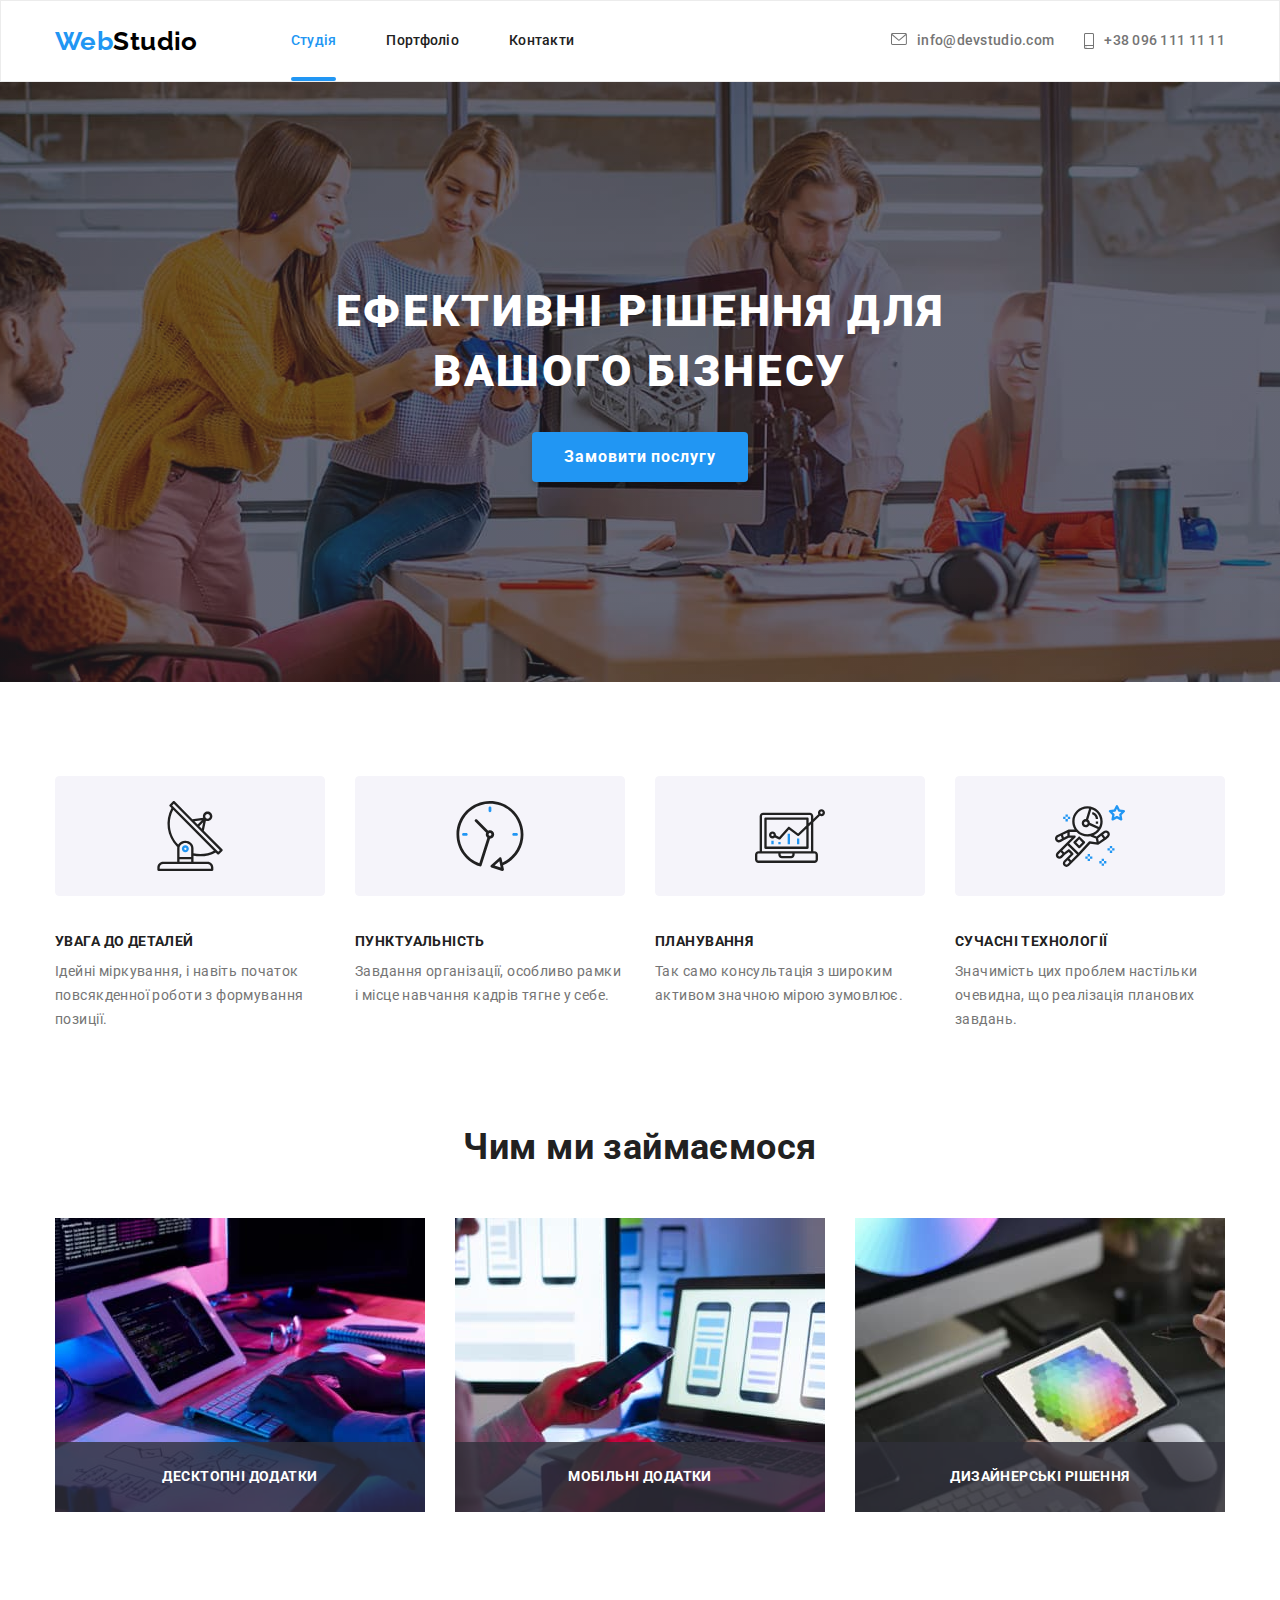
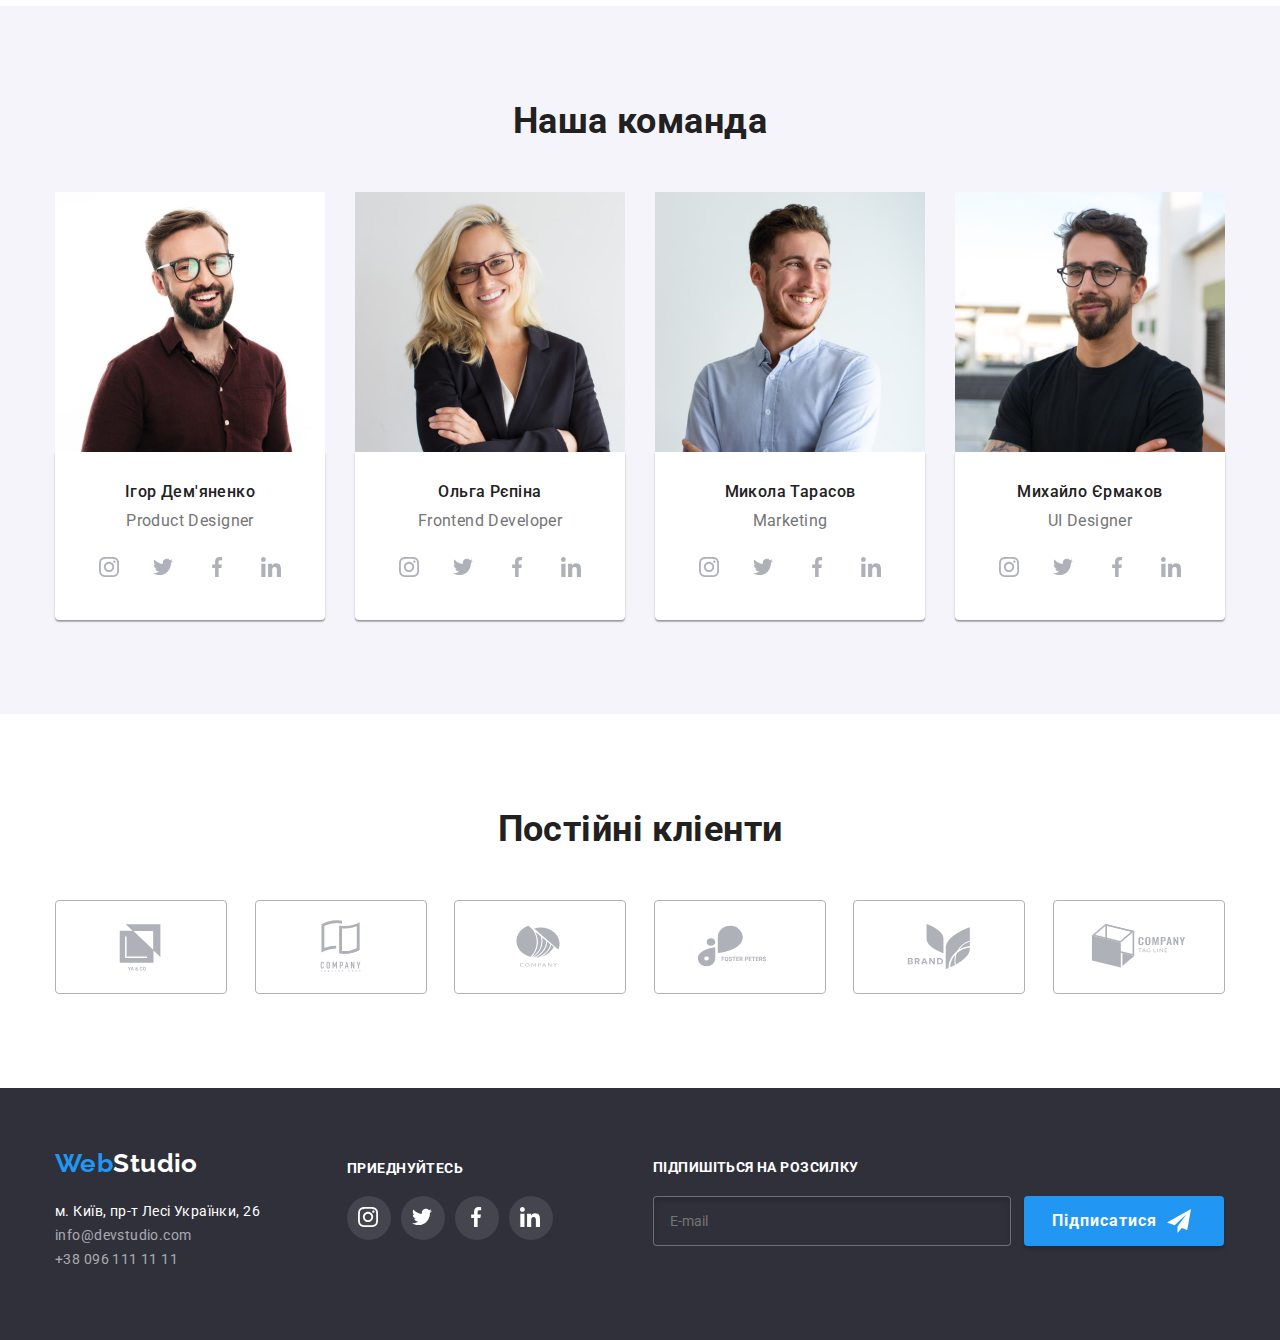
<file: index.html>
<!DOCTYPE html>
<html lang="uk">
  <head>
    <meta charset="UTF-8" />
    <meta http-equiv="X-UA-Compatible" content="IE=edge" />
    <meta name="viewport" content="width=device-width, initial-scale=1.0" />
    <title>Студія</title>
    <link rel="preconnect" href="https://fonts.googleapis.com" />
    <link rel="preconnect" href="https://fonts.gstatic.com" crossorigin />
    <link
      href="https://fonts.googleapis.com/css2?family=Raleway:wght@700&family=Roboto:wght@400;500;700;900&display=swap"
      rel="stylesheet"
    />
    <link
      rel="stylesheet"
      href="https://cdnjs.cloudflare.com/ajax/libs/modern-normalize/1.1.0/modern-normalize.min.css"
    />
    <link rel="stylesheet" href="./css/main.min.css" />
  </head>

  <body>
    <header class="page-header">
      <div class="container main-nav-container">
        <nav class="page-header__main-nav-container">
          <a class="logo" href="./index.html"><span class="logo__web">Web</span>Studio</a>
          <ul class="site-nav">
            <li class="site-nav__item">
              <a class="site-nav__link site-nav__link_current" href="./index.html">Студія</a>
            </li>
            <li class="site-nav__item">
              <a class="site-nav__link" href="./portfolio.html">Портфоліо</a>
            </li>
            <li class="site-nav__item">
              <a class="site-nav__link" href="">Контакти</a>
            </li>
          </ul>
        </nav>
        <ul class="header-list">
          <li class="header-list__item">
            <a class="header-list__link header-list__emale" href="mailto:info@devstudio.com">
              <svg class="header-list__link-envelope">
                <use href="./images/icons.svg#envelope"></use>
              </svg>
              <span>info@devstudio.com</span>
            </a>
          </li>
          <li class="header-list__item">
            <a class="header-list__link" href="tel:+380961111111">
              <svg class="header-list__link-smartphone">
                <use href="./images/icons.svg#smartphone"></use>
              </svg>
              <span>+38 096 111 11 11</span>
            </a>
          </li>
        </ul>
      </div>
    </header>
    <main>
      <div class="overlay">
        <section class="hero section">
          <div class="container">
            <h1 class="hero__title">Ефективні рішення для вашого бізнесу</h1>
            <button type="button" class="hero__button" data-modal-open>Замовити послугу</button>
          </div>
        </section>
      </div>
      <section>
        <div class="container">
          <!-- Приховати заголовок -->
          <h2 class="hide">Особливості</h2>
          <ul class="feature-list">
            <li class="feature-list__item">
              <svg class="feature-list__icon">
                <use href="./images/icons.svg#antena" width="270" height="120"></use>
              </svg>
              <h3 class="feature-list__title">УВАГА ДО ДЕТАЛЕЙ</h3>
              <p class="feature-list__text">
                Ідейні міркування, і навіть початок повсякденної роботи з формування позиції.
              </p>
            </li>
            <li class="feature-list__item">
              <svg class="feature-list__icon">
                <use href="./images/icons.svg#clock" width="270" height="120"></use>
              </svg>
              <h3 class="feature-list__title">ПУНКТУАЛЬНІСТЬ</h3>
              <p class="feature-list__text">
                Завдання організації, особливо рамки і місце навчання кадрів тягне у себе.
              </p>
            </li>
            <li class="feature-list__item">
              <svg class="feature-list__icon">
                <use href="./images/icons.svg#diagram" width="270" height="120"></use>
              </svg>
              <h3 class="feature-list__title">ПЛАНУВАННЯ</h3>
              <p class="feature-list__text">
                Так само консультація з широким активом значною мірою зумовлює.
              </p>
            </li>
            <li class="feature-list__item">
              <svg class="feature-list__icon">
                <use href="./images/icons.svg#astronaut" width="270" height="120"></use>
              </svg>
              <h3 class="feature-list__title">СУЧАСНІ ТЕХНОЛОГІЇ</h3>
              <p class="feature-list__text">
                Значимість цих проблем настільки очевидна, що реалізація планових завдань.
              </p>
            </li>
          </ul>
        </div>
      </section>
      <section class="section">
        <div class="container">
          <h2 class="section-title">Чим ми займаємося</h2>
          <ul class="work-exemble">
            <li class="work-exemble__item">
              <div class="work-exemble__thumb">
                <img
                  src="./images/box1.jpg"
                  alt="Чоловік пише код на компьютері та планшеті"
                  width="370"
                />
                <div class="work-exemble__description">
                  <h3 class="work-exemble__subtitle">Десктопні додатки</h3>
                </div>
              </div>
            </li>
            <li class="work-exemble__item">
              <div class="work-exemble__thumb">
                <img src="./images/box2.jpg" alt="Дівчина працюе за ноутбуком" width="370" />
                <div class="work-exemble__description">
                  <h3 class="work-exemble__subtitle">Мобільні додатки</h3>
                </div>
              </div>
            </li>
            <li class="work-exemble__item">
              <div class="work-exemble__thumb">
                <img
                  src="./images/img3.jpg"
                  alt="Дизайнер створюе картинку на планшеті"
                  width="370"
                />
                <div class="work-exemble__description">
                  <h3 class="work-exemble__subtitle">Дизайнерські рішення</h3>
                </div>
              </div>
            </li>
          </ul>
        </div>
      </section>
      <section class="section section_color_grey">
        <div class="container">
          <h2 class="section-title">Наша команда</h2>
          <ul class="work-team">
            <li class="work-team__item">
              <img
                class="work-team__card"
                src="./images/img-1.jpg"
                alt="Чоловік з бородою та в окулярах"
                width="270"
              />
              <div class="work-team__foto">
                <h3 class="work-team__title-foto">Ігор Дем'яненко</h3>
                <p lang="en" class="work-team__text-foto">Product Designer</p>
                <ul class="social-links">
                  <li class="social-links__item">
                    <a href="#" class="social-links__link">
                      <svg class="social-links__icon">
                        <use href="./images/icons.svg#instagram"></use>
                      </svg>
                    </a>
                  </li>
                  <li class="social-links__item">
                    <a href="#" class="social-links__link">
                      <svg class="social-links__icon">
                        <use href="./images/icons.svg#twitter"></use>
                      </svg>
                    </a>
                  </li>
                  <li class="social-links__item">
                    <a href="#" class="social-links__link">
                      <svg class="social-links__icon">
                        <use href="./images/icons.svg#facebook"></use>
                      </svg>
                    </a>
                  </li>
                  <li class="social-links__item">
                    <a href="#" class="social-links__link social-links__link_margin">
                      <svg class="social-links__icon">
                        <use href="./images/icons.svg#linkedin"></use>
                      </svg>
                    </a>
                  </li>
                </ul>
              </div>
            </li>
            <li class="work-team__item">
              <img
                class="work-team__card"
                src="./images/img-2.jpg"
                alt="Дівчина з білим волоссям та в окулярах"
                width="270"
              />
              <div class="work-team__foto">
                <h3 class="work-team__title-foto">Ольга Рєпіна</h3>
                <p lang="en" class="work-team__text-foto">Frontend Developer</p>
                <ul class="social-links">
                  <li class="social-links__item">
                    <a href="#" class="social-links__link">
                      <svg class="social-links__icon">
                        <use href="./images/icons.svg#instagram"></use>
                      </svg>
                    </a>
                  </li>
                  <li class="social-links__item">
                    <a href="#" class="social-links__link">
                      <svg class="social-links__icon">
                        <use href="./images/icons.svg#twitter"></use>
                      </svg>
                    </a>
                  </li>
                  <li class="social-links__item">
                    <a href="#" class="social-links__link">
                      <svg class="social-links__icon">
                        <use href="./images/icons.svg#facebook"></use>
                      </svg>
                    </a>
                  </li>
                  <li class="social-links__item">
                    <a href="#" class="social-links__link social-links__link_margin">
                      <svg class="social-links__icon">
                        <use href="./images/icons.svg#linkedin"></use>
                      </svg>
                    </a>
                  </li>
                </ul>
              </div>
            </li>
            <li class="work-team__item">
              <img
                class="work-team__card"
                src="./images/img-3.jpg"
                alt="Хлопець у блакитній сорочці"
                width="270"
              />
              <div class="work-team__foto">
                <h3 class="work-team__title-foto">Микола Тарасов</h3>
                <p lang="en" class="work-team__text-foto">Marketing</p>
                <ul class="social-links">
                  <li class="social-links__item">
                    <a class="social-links__link" href="#">
                      <svg class="social-links__icon">
                        <use href="./images/icons.svg#instagram"></use>
                      </svg>
                    </a>
                  </li>
                  <li class="social-links__item">
                    <a href="#" class="social-links__link">
                      <svg class="social-links__icon">
                        <use href="./images/icons.svg#twitter"></use>
                      </svg>
                    </a>
                  </li>
                  <li class="social-links__item">
                    <a href="#" class="social-links__link">
                      <svg class="social-links__icon">
                        <use href="./images/icons.svg#facebook"></use>
                      </svg>
                    </a>
                  </li>
                  <li class="social-links__item">
                    <a href="#" class="social-links__link social-links__link_margin">
                      <svg class="social-links__icon">
                        <use href="./images/icons.svg#linkedin"></use>
                      </svg>
                    </a>
                  </li>
                </ul>
              </div>
            </li>
            <li class="work-team__item">
              <img
                class="work-team__card"
                src="./images/img-4.jpg"
                alt="Чоловік у чорній футболці та окулярах"
                width="270"
              />
              <div class="work-team__foto">
                <h3 class="work-team__title-foto">Михайло Єрмаков</h3>
                <p lang="en" class="work-team__text-foto">UI Designer</p>
                <ul class="social-links">
                  <li class="social-links__item">
                    <a href="#" class="social-links__link">
                      <svg class="social-links__icon">
                        <use href="./images/icons.svg#instagram"></use>
                      </svg>
                    </a>
                  </li>
                  <li class="social-links__item">
                    <a href="#" class="social-links__link">
                      <svg class="social-links__icon">
                        <use href="./images/icons.svg#twitter"></use>
                      </svg>
                    </a>
                  </li>
                  <li class="social-links__item">
                    <a href="#" class="social-links__link">
                      <svg class="social-links__icon">
                        <use href="./images/icons.svg#facebook"></use>
                      </svg>
                    </a>
                  </li>
                  <li class="social-links__item">
                    <a href="#" class="social-links__link social-links__link_margin">
                      <svg class="social-links__icon">
                        <use href="./images/icons.svg#linkedin"></use>
                      </svg>
                    </a>
                  </li>
                </ul>
              </div>
            </li>
          </ul>
        </div>
      </section>
      <section class="section">
        <div class="container">
          <h2 class="section-title">Постійні кліенти</h2>
          <ul class="clients-list">
            <li>
              <a href="#" class="clients-list__link">
                <svg class="clients-list__icon">
                  <use href="./images/icons.svg#companyone" width="106" height="60"></use>
                </svg>
              </a>
            </li>
            <li>
              <a href="#" class="clients-list__link">
                <svg class="clients-list__icon">
                  <use href="./images/icons.svg#companytwo" width="106" height="60"></use>
                </svg>
              </a>
            </li>
            <li>
              <a href="#" class="clients-list__link">
                <svg class="clients-list__icon">
                  <use href="./images/icons.svg#companythree" width="106" height="60"></use>
                </svg>
              </a>
            </li>
            <li>
              <a href="#" class="clients-list__link">
                <svg class="clients-list__icon">
                  <use href="./images/icons.svg#companyfour" width="106" height="60"></use>
                </svg>
              </a>
            </li>
            <li>
              <a href="#" class="clients-list__link">
                <svg class="clients-list__icon">
                  <use href="./images/icons.svg#companyfive" width="106" height="60"></use>
                </svg>
              </a>
            </li>
            <li>
              <a href="#" class="clients-list__link">
                <svg class="clients-list__icon">
                  <use href="./images/icons.svg#companysix" width="106" height="60"></use>
                </svg>
              </a>
            </li>
          </ul>
        </div>
      </section>
    </main>
    <footer class="footer">
      <div class="container footer__container">
        <div class="footer__address">
          <a href="./index.html" class="logo logo_color_wite">
            <span class="logo__web">Web</span>Studio</a
          >
          <address class="footer__contact">
            <ul class="footer__contact-list">
              <li class="footer__contact-item">
                <a href="" class="footer__contact-link footer__contact-link_color_wite"
                  >м. Київ, пр-т Лесі Українки, 26</a
                >
              </li>
              <li class="footer__contact-item">
                <a href="mailto:info@devstudio.com" class="footer__contact-link"
                  >info@devstudio.com</a
                >
              </li>
              <li class="footer__contact-item">
                <a href="tel:+380961111111" class="footer__contact-link">+38 096 111 11 11</a>
              </li>
            </ul>
          </address>
        </div>
        <div class="footer-links">
          <h2 class="footer-links__title">Приеднуйтесь</h2>
          <ul class="footer-social-links">
            <li class="footer-social-links__item">
              <a href="#" class="footer-social-links__link">
                <svg class="footer-social-links__icon">
                  <use href="./images/icons.svg#instagram"></use>
                </svg>
              </a>
            </li>
            <li class="footer-social-links__item">
              <a href="#" class="footer-social-links__link">
                <svg class="footer-social-links__icon">
                  <use href="./images/icons.svg#twitter"></use>
                </svg>
              </a>
            </li>
            <li class="footer-social-links__item">
              <a href="#" class="footer-social-links__link">
                <svg class="footer-social-links__icon">
                  <use href="./images/icons.svg#facebook"></use>
                </svg>
              </a>
            </li>
            <li class="footer-social-links__item">
              <a href="#" class="footer-social-links__link footer-social-links__link_margin">
                <svg class="footer-social-links__icon">
                  <use href="./images/icons.svg#linkedin"></use>
                </svg>
              </a>
            </li>
          </ul>
        </div>
        <div class="mailing">
          <p class="mailing-caption">Підпишіться на розсилку</p>
          <form class="mailing-form">
            <label class="mailing-name">
              <input type="post" name="user_mail" class="mailing-form-input" placeholder="E-mail" />
            </label>
            <button type="submit" class="mailing-btn">
              <div class="mailing-form-grup">
                <span>Підписатися</span>
                <svg class="mailing-form-icon" width="24" height="24">
                  <use href="./images/icons.svg#iconsend"></use>
                </svg>
              </div>
            </button>
          </form>
        </div>
      </div>
    </footer>
    <div class="backdrop is-hidden" data-modal>
      <div class="modal">
        <button type="button" class="modal-close" data-modal-close>
          <svg class="modal-close-icon">
            <use href="./images/icons.svg#modal-close"></use>
          </svg>
        </button>
        <p class="modal-caption">Залиште свої дані, ми вам передзвонимо</p>
        <form class="modal-form">
          <label class="modal-form-field">
            <span class="modal-form-field-desc">Ім'я</span>
            <span class="modal-form-input-wrapper">
              <input name="user_name" type="text" class="modal-form-input" />
              <svg class="modal-form-icon">
                <use href="./images/icons.svg#icon-personblack"></use>
              </svg>
            </span>
          </label>
          <label class="modal-form-field">
            <span class="modal-form-field-desc">Телефон</span>
            <span class="modal-form-input-wrapper">
              <input name="user_phone_number" type="tel" class="modal-form-input" />
              <svg class="modal-form-icon">
                <use href="./images/icons.svg#icon-phoneblack"></use>
              </svg>
            </span>
          </label>
          <label class="modal-form-field">
            <span class="modal-form-field-desc">Пошта</span>
            <span class="modal-form-input-wrapper">
              <input name="user_post" type="post" class="modal-form-input" />
              <svg class="modal-form-icon">
                <use href="./images/icons.svg#icon-emailblack"></use>
              </svg>
            </span>
          </label>
          <label class="modal-form-field">
            <span class="modal-form-field-desc">Коментар</span>
            <textarea
              class="modal-form-message"
              name="user_messege"
              placeholder="Введіть текст"
            ></textarea>
          </label>
          <label class="modal-form-check-wrapper">
            <input name="user_policy" type="checkbox" class="modal-form-check visually-hidden" />
            <svg class="modal-form-own-check" width="16" height="15">
              <use class="modal-form-own-check-icon" href="./images/icons.svg#modalcheck"></use>
            </svg>
            Погоджуюся з розсилкою та приймаю&nbsp;
            <a class="modal-form-own-check-link" href="#">Умови договору</a>
          </label>
          <button type="submit" class="modal-form-btn">Відправити</button>
        </form>
      </div>
    </div>

    <script src="./js/modal.js"></script>
  </body>
</html>
</file>
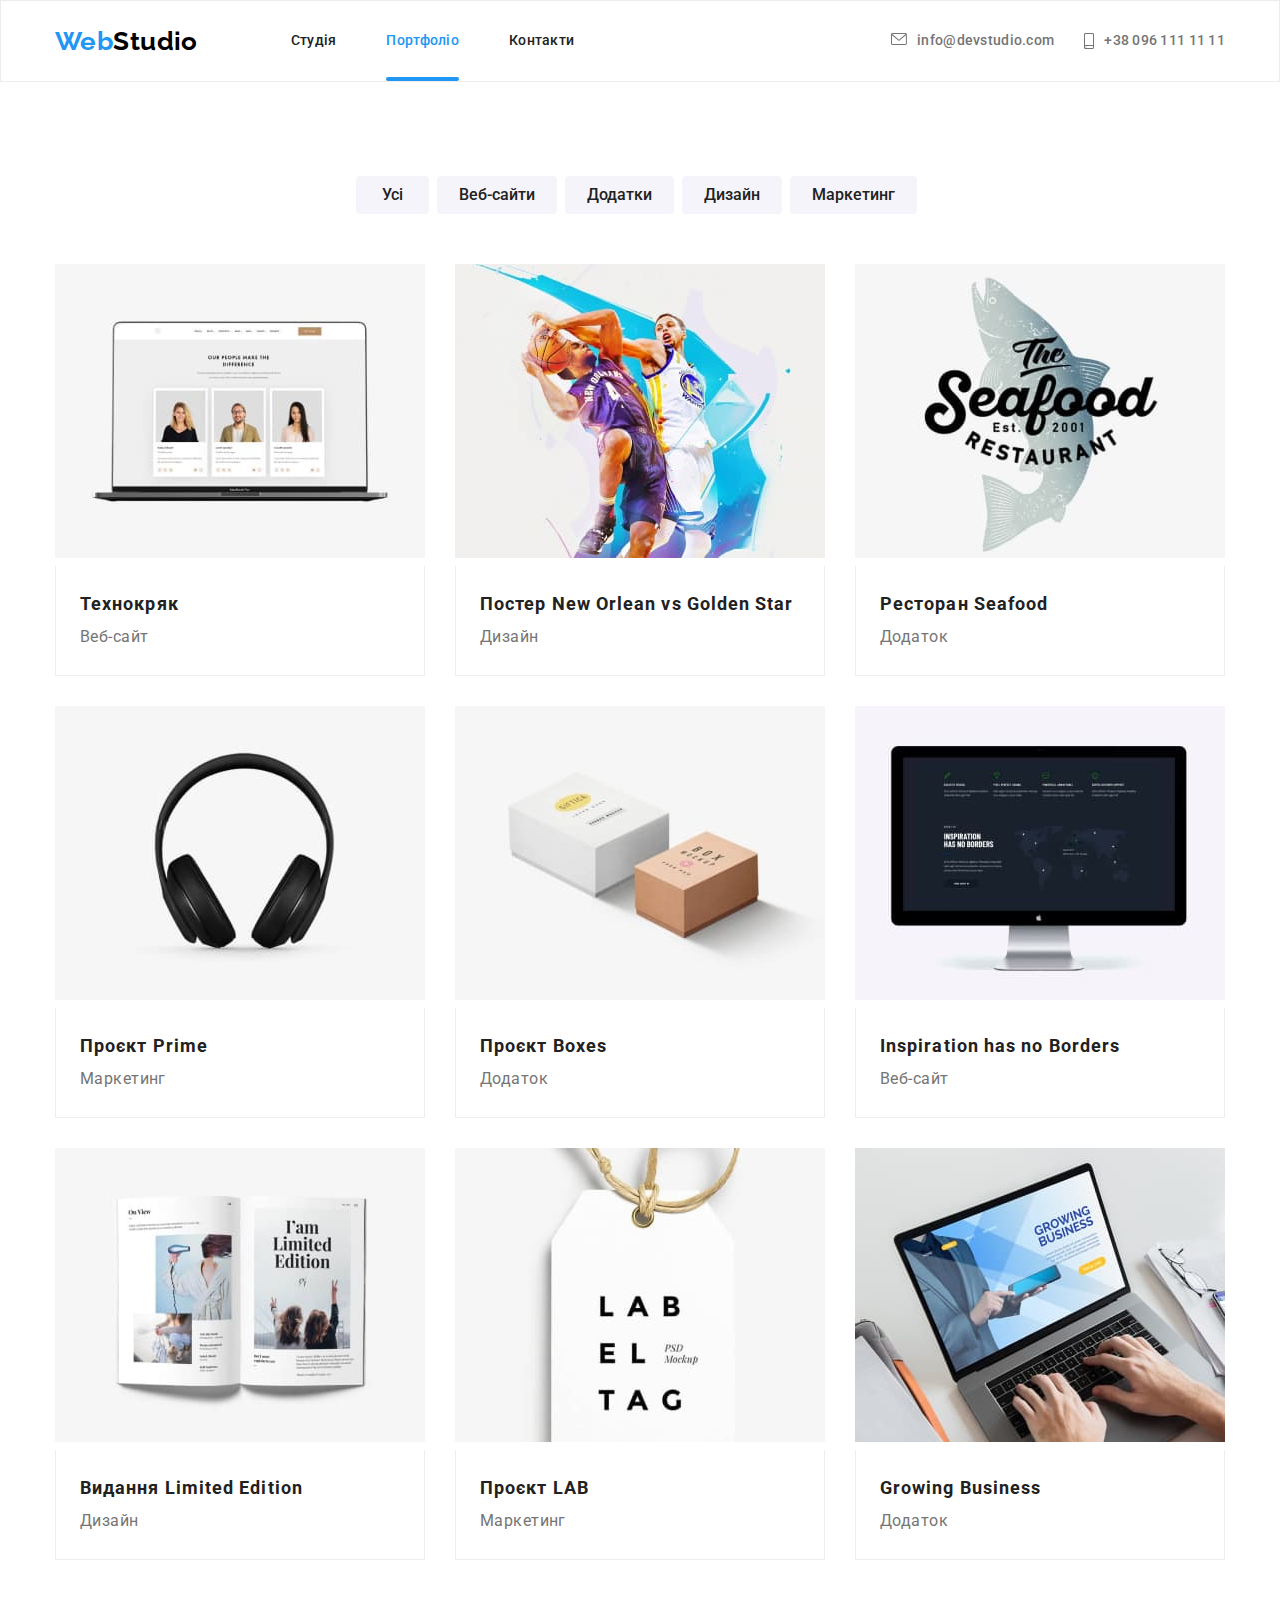
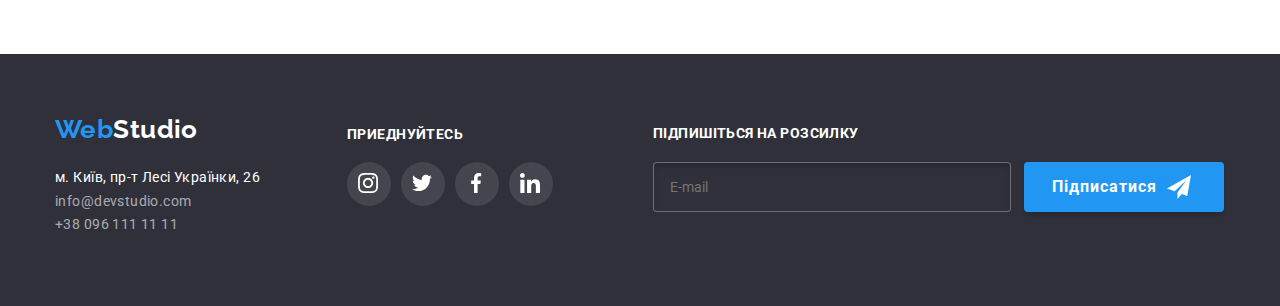
<file: portfolio.html>
<!DOCTYPE html>
<html lang="uk">
  <head>
    <meta charset="UTF-8" />
    <meta http-equiv="X-UA-Compatible" content="IE=edge" />
    <meta name="viewport" content="width=device-width, initial-scale=1.0" />
    <title>Портфоліо</title>
    <link rel="preconnect" href="https://fonts.googleapis.com" />
    <link rel="preconnect" href="https://fonts.gstatic.com" crossorigin />
    <link
      href="https://fonts.googleapis.com/css2?family=Raleway:wght@700&family=Roboto:wght@400;500;700;900&display=swap"
      rel="stylesheet"
    />
    <link
      rel="stylesheet"
      href="https://cdnjs.cloudflare.com/ajax/libs/modern-normalize/1.1.0/modern-normalize.min.css"
    />
    <link rel="stylesheet" href="./css/main.min.css" />
  </head>
  <body>
    <header class="page-header">
      <div class="container main-nav-container">
        <nav class="page-header__main-nav-container">
          <a href="./index.html" class="logo"><span class="logo__web">Web</span>Studio</a>
          <ul class="site-nav">
            <li class="site-nav__item">
              <a href="./index.html" class="site-nav__link">Студія</a>
            </li>
            <li class="site-nav__item">
              <a href="./portfolio.html" class="site-nav__link site-nav__link_current">Портфоліо</a>
            </li>
            <li class="site-nav__item">
              <a href="" class="site-nav__link">Контакти</a>
            </li>
          </ul>
        </nav>
        <ul class="header-list">
          <li>
            <a class="header-list__link header-list__emale" href="mailto:info@devstudio.com">
              <svg class="header-list__link-envelope">
                <use href="./images/icons.svg#envelope"></use>
              </svg>
              <span>info@devstudio.com</span>
            </a>
          </li>
          <li>
            <a class="header-list__link" href="tel:+380961111111">
              <svg class="header-list__link-smartphone">
                <use href="./images/icons.svg#smartphone"></use>
              </svg>
              <span>+38 096 111 11 11</span>
            </a>
          </li>
        </ul>
      </div>
    </header>
    <main>
      <section class="section">
        <div class="container">
          <!-- Приховати заголовок h1 -->
          <h1 class="hide">Проекти</h1>
          <ul class="work-button">
            <li class="work-item"><button type="button" class="filter primary">Усі</button></li>
            <li class="work-item"><button type="button" class="filter">Веб-сайти</button></li>
            <li class="work-item"><button type="button" class="filter">Додатки</button></li>
            <li class="work-item"><button type="button" class="filter">Дизайн</button></li>
            <li class="work-item"><button type="button" class="filter">Маркетинг</button></li>
          </ul>
          <ul class="work-list">
            <li class="item contour">
              <a href="#" class="contour-link">
                <div class="contour-card">
                  <img
                    class="work-card"
                    src="./images/img-5-2.jpg"
                    alt="Відкритий ноутбук, на екрані зображені фографіі"
                    width="370"
                  />
                  <ul>
                    <li class="work-subtext">
                      <p>
                        Ресурс пропонує комплексні пропозиції з різним рівнем функціоналу та
                        сервісів. Все це дозволить відвідувачу отримати вичерпні відомості про
                        компанію чи приватну особу.
                      </p>
                    </li>
                  </ul>
                </div>
                <div class="description">
                  <h2 class="work-title">Технокряк</h2>
                  <p class="work-text">Веб-сайт</p>
                </div>
              </a>
            </li>
            <li class="item contour">
              <a href="#" class="contour-link">
                <div class="contour-card">
                  <img
                    class="work-card"
                    src="./images/img-6-2.jpg"
                    alt="Два баскетболисти у стибку"
                    width="370"
                  />
                  <ul>
                    <li class="work-subtext">
                      <p>
                        Ресурс пропонує комплексні пропозиції з різним рівнем функціоналу та
                        сервісів. Все це дозволить відвідувачу отримати вичерпні відомості про
                        компанію чи приватну особу.
                      </p>
                    </li>
                  </ul>
                </div>
                <div class="description">
                  <h2 class="work-title">Постер New Orlean vs Golden Star</h2>
                  <p class="work-text">Дизайн</p>
                </div>
              </a>
            </li>
            <li class="item contour">
              <a href="#" class="contour-link">
                <div class="contour-card">
                  <img
                    class="work-card"
                    src="./images/img-7-2.jpg"
                    alt="Риба і назва ресторану"
                    width="370"
                  />
                  <ul>
                    <li class="work-subtext">
                      <p>
                        Ресурс пропонує комплексні пропозиції з різним рівнем функціоналу та
                        сервісів. Все це дозволить відвідувачу отримати вичерпні відомості про
                        компанію чи приватну особу.
                      </p>
                    </li>
                  </ul>
                </div>
                <div class="description">
                  <h2 class="work-title">Ресторан Seafood</h2>
                  <p class="work-text">Додаток</p>
                </div>
              </a>
            </li>
            <li class="item contour">
              <a href="#" class="contour-link">
                <div class="contour-card">
                  <img class="work-card" src="./images/img-8-2.jpg" alt="Навушники" width="370" />
                  <ul>
                    <li class="work-subtext">
                      <p>
                        Ресурс пропонує комплексні пропозиції з різним рівнем функціоналу та
                        сервісів. Все це дозволить відвідувачу отримати вичерпні відомості про
                        компанію чи приватну особу.
                      </p>
                    </li>
                  </ul>
                </div>
                <div class="description">
                  <h2 class="work-title">Проєкт Prime</h2>
                  <p class="work-text">Маркетинг</p>
                </div>
              </a>
            </li>
            <li class="item contour">
              <a href="#" class="contour-link">
                <div class="contour-card">
                  <img
                    class="work-card"
                    src="./images/img-9-2.jpg"
                    alt="Дві коробки різного розміру"
                    width="370"
                  />
                  <ul>
                    <li class="work-subtext">
                      <p>
                        Ресурс пропонує комплексні пропозиції з різним рівнем функціоналу та
                        сервісів. Все це дозволить відвідувачу отримати вичерпні відомості про
                        компанію чи приватну особу.
                      </p>
                    </li>
                  </ul>
                </div>
                <div class="description">
                  <h2 class="work-title">Проєкт Boxes</h2>
                  <p class="work-text">Додаток</p>
                </div>
              </a>
            </li>
            <li class="item contour">
              <a href="#" class="contour-link">
                <div class="contour-card">
                  <img
                    class="work-card"
                    src="./images/img-10-2.jpg"
                    alt="Монітор і в ньому зображення веб-сайту"
                    width="370"
                  />
                  <ul>
                    <li class="work-subtext">
                      <p>
                        Ресурс пропонує комплексні пропозиції з різним рівнем функціоналу та
                        сервісів. Все це дозволить відвідувачу отримати вичерпні відомості про
                        компанію чи приватну особу.
                      </p>
                    </li>
                  </ul>
                </div>
                <div class="description">
                  <h2 class="work-title">Inspiration has no Borders</h2>
                  <p class="work-text">Веб-сайт</p>
                </div>
              </a>
            </li>
            <li class="item contour">
              <a href="#" class="contour-link">
                <div class="contour-card">
                  <img
                    class="work-card"
                    src="./images/img-11-2.jpg"
                    alt="Відкритий журнал"
                    width="370"
                  />
                  <ul>
                    <li class="work-subtext">
                      <p>
                        Ресурс пропонує комплексні пропозиції з різним рівнем функціоналу та
                        сервісів. Все це дозволить відвідувачу отримати вичерпні відомості про
                        компанію чи приватну особу.
                      </p>
                    </li>
                  </ul>
                </div>
                <div class="description">
                  <h2 class="work-title">Видання Limited Edition</h2>
                  <p class="work-text">Дизайн</p>
                </div>
              </a>
            </li>
            <li class="item contour">
              <a href="#" class="contour-link">
                <div class="contour-card">
                  <img
                    class="work-card"
                    src="./images/img-12-2.jpg"
                    alt="Бірка з підписом"
                    width="370"
                  />
                  <ul>
                    <li class="work-subtext">
                      <p>
                        Ресурс пропонує комплексні пропозиції з різним рівнем функціоналу та
                        сервісів. Все це дозволить відвідувачу отримати вичерпні відомості про
                        компанію чи приватну особу.
                      </p>
                    </li>
                  </ul>
                </div>
                <div class="description">
                  <h2 class="work-title">Проєкт LAB</h2>
                  <p class="work-text">Маркетинг</p>
                </div>
              </a>
            </li>
            <li class="item contour">
              <a href="#" class="contour-link">
                <div class="contour-card">
                  <img
                    class="work-card"
                    src="./images/img-13-2.jpg"
                    alt="Відкритий ноутбук і поряд інші речі"
                  />
                  <ul>
                    <li class="work-subtext">
                      <p>
                        Ресурс пропонує комплексні пропозиції з різним рівнем функціоналу та
                        сервісів. Все це дозволить відвідувачу отримати вичерпні відомості про
                        компанію чи приватну особу.
                      </p>
                    </li>
                  </ul>
                </div>
                <div class="description">
                  <h2 class="work-title">Growing Business</h2>
                  <p class="work-text">Додаток</p>
                </div>
              </a>
            </li>
          </ul>
        </div>
      </section>
    </main>
    <footer class="footer">
      <div class="container footer__container">
        <div class="footer__address">
          <a href="./index.html" class="logo logo_color_wite">
            <span class="logo__web">Web</span>Studio</a
          >
          <address class="footer__contact">
            <ul class="footer__contact-list">
              <li class="footer__contact-item">
                <a href="" class="footer__contact-link footer__contact-link_color_wite"
                  >м. Київ, пр-т Лесі Українки, 26</a
                >
              </li>
              <li class="footer__contact-item">
                <a href="mailto:info@devstudio.com" class="footer__contact-link"
                  >info@devstudio.com</a
                >
              </li>
              <li class="footer__contact-item">
                <a href="tel:+380961111111" class="footer__contact-link">+38 096 111 11 11</a>
              </li>
            </ul>
          </address>
        </div>
        <div class="footer-links">
          <h2 class="footer-links__title">Приеднуйтесь</h2>
          <ul class="footer-social-links">
            <li class="footer-social-links__item">
              <a href="#" class="footer-social-links__link">
                <svg class="footer-social-links__icon">
                  <use href="./images/icons.svg#instagram"></use>
                </svg>
              </a>
            </li>
            <li class="footer-social-links__item">
              <a href="#" class="footer-social-links__link">
                <svg class="footer-social-links__icon">
                  <use href="./images/icons.svg#twitter"></use>
                </svg>
              </a>
            </li>
            <li class="footer-social-links__item">
              <a href="#" class="footer-social-links__link">
                <svg class="footer-social-links__icon">
                  <use href="./images/icons.svg#facebook"></use>
                </svg>
              </a>
            </li>
            <li class="footer-social-links__item">
              <a href="#" class="footer-social-links__link footer-social-links__link_margin">
                <svg class="footer-social-links__icon">
                  <use href="./images/icons.svg#linkedin"></use>
                </svg>
              </a>
            </li>
          </ul>
        </div>
        <div class="mailing">
          <p class="mailing-caption">Підпишіться на розсилку</p>
          <form class="mailing-form">
            <label class="mailing-name">
              <input type="post" name="user_mail" class="mailing-form-input" placeholder="E-mail" />
            </label>
            <button type="submit" class="mailing-btn">
              <div class="mailing-form-grup">
                <span>Підписатися</span>
                <svg class="mailing-form-icon" width="24" height="24">
                  <use href="./images/icons.svg#iconsend"></use>
                </svg>
              </div>
            </button>
          </form>
        </div>
      </div>
    </footer>
  </body>
</html>
</file>
<file: css/main.min.css>
:root{--primary-text-color: #757575;--title-text-color: #212121;--accent-color: #2196F3;--primary-white-color: #FFFFFF}.visually-hidden{position:absolute;width:1px;height:1px;clip:rect(0 0 0 0);padding:0;border:0;margin:-1px;overflow:hidden}.mailing-form-grup,.page-header__main-nav-container,.modal-form-check-wrapper,.main-nav-container{display:flex;align-items:center}body{margin:0;color:var(--primary-text-color);background-color:var(--primary-white-color);font-family:"Roboto",sans-serif;font-style:normal;font-weight:400;font-size:14px;line-height:1.71;letter-spacing:.03em}html{box-sizing:border-box}*,*::before,*::after{box-sizing:inherit}h1,h2,h3,h4,h5,h6,ul,p{margin:0}ul,ol{list-style:none}img{display:block}.link{text-decoration:none}.list{list-style:none}button{cursor:pointer}.container{width:1200px;padding-left:15px;padding-right:15px;margin:0 auto;margin-left:auto;margin-right:auto}.section{padding-top:94px;padding-bottom:94px}.logo{font-family:"Raleway",sans-serif;color:#000;font-weight:700;font-size:26px;line-height:1.19;text-decoration:none;transition:color 250ms cubic-bezier(0.4, 0, 0.2, 1)}.logo:hover,.logo:focus{color:var(--accent-color)}.logo__web{color:var(--accent-color)}.backdrop{position:fixed;top:0;left:0;width:100%;height:100%;background-color:rgba(0,0,0,.2);z-index:1;opacity:1;transition:opacity 250ms cubic-bezier(0.4, 0, 0.2, 1)}.backdrop.is-hidden{opacity:0;pointer-events:none}.modal{position:absolute;width:528px;height:581px;left:50%;top:50%;padding:40px;background-color:#fff;box-shadow:0px 1px 3px rgba(0,0,0,.12),0px 1px 1px rgba(0,0,0,.14),0px 2px 1px rgba(0,0,0,.2);border-radius:4px;transform:translate(-50%, -50%) scale(1);transition:transform 250ms cubic-bezier(0.4, 0, 0.2, 1)}.backdrop.is-hidden .modal{transform:translate(-50%, -50%) scale(0.9)}.modal-close{position:absolute;top:8px;right:8px;width:32px;height:32px;padding:6px;background-color:#fff;border-radius:50%;border:1px solid rgba(0,0,0,.1);cursor:pointer;transition:fill 250ms cubic-bezier(0.4, 0, 0.2, 1)}.modal-close:hover,.modal-close:focus{fill:var(--accent-color)}.modal-close-icon{width:18px;height:18px}.modal-caption{text-align:center;font-weight:700;font-size:20px;line-height:1.15;color:#212121;margin-bottom:12px}.modal-form{display:flex;flex-direction:column;row-gap:10px}.modal-form-input{width:100%;height:40px;border:1px solid rgba(33,33,33,.2);border-radius:4px;padding-left:42px;transition:border 250ms cubic-bezier(0.4, 0, 0.2, 1)}.modal-form-input:focus{outline:none;border:1px solid #2196f3}.modal-form-field-desc{display:block;font-weight:400;font-size:12px;line-height:1.17;letter-spacing:.01em;color:#757575;margin-bottom:4px}.modal-form-input-wrapper{position:relative;display:block}.modal-form-icon{position:absolute;top:50%;left:12px;transform:translateY(-50%);display:block;width:18px;height:18px;fill:#212121;transition:fill 250ms cubic-bezier(0.4, 0, 0.2, 1)}.modal-form-input:focus+.modal-form-icon{fill:#2196f3}.modal-form-message{resize:none;width:100%;height:120px;font-weight:400;font-size:12px;line-height:1.17;letter-spacing:.01em;padding:12px 16px;border:1px solid rgba(33,33,33,.2);border-radius:4px;transition:border 250ms cubic-bezier(0.4, 0, 0.2, 1)}.modal-form-message:focus{outline:none;border:1px solid var(--accent-color)}.modal-form-check-wrapper{align-self:center}.modal-form-own-check{cursor:pointer;border:1px solid #212121;border-radius:2px;padding:1px;margin-right:8px;background-color:var(--primary-white-color)}.modal-form-check:checked+.modal-form-own-check{background-color:var(--accent-color);border:.2px solid #fff}.modal-form-check:focus+.modal-form-own-check{outline:none;border:1px solid #2196f3}.modal-form-own-check-icon{display:none}.modal-form-check:checked+.modal-form-own-check .modal-form-own-check-icon{display:block}.modal-form-own-check-link{color:var(--accent-color)}.modal-form-btn{align-self:center;border-radius:4px;border:0px;padding:10px 52px;margin-top:20px;text-align:center;width:200px;box-shadow:0px 4px 4px rgba(0,0,0,.15);color:var(--primary-white-color);background-color:var(--accent-color);font-weight:700;font-size:16px;line-height:1.88;letter-spacing:.06em;font-family:inherit;cursor:pointer;text-decoration:none;transition:background-color 250ms cubic-bezier(0.4, 0, 0.2, 1)}.modal-form-btn:hover,.modal-form-btn:focus{background-color:#188ce8}.section-title{color:var(--title-text-color);font-weight:700;font-size:36px;line-height:1.17;text-align:center;margin-bottom:50px}.page-header{background-color:var(--primary-white-color);border:1px solid #ececec}.site-nav{display:flex;margin-left:93px;padding-left:0}.site-nav .site-nav__item+.site-nav__item{margin-left:50px}.site-nav__link{position:relative;display:block;padding-top:32px;padding-bottom:32px;color:var(--title-text-color);font-weight:500;font-size:14px;line-height:1.14;font-weight:500;letter-spacing:.02em;text-decoration:none;transition:color 250ms cubic-bezier(0.4, 0, 0.2, 1)}.site-nav__link:focus,.site-nav__link:hover{color:var(--accent-color)}.site-nav__link_current{color:var(--accent-color)}.site-nav__link_current::after{position:absolute;display:block;content:"";width:100%;height:4px;bottom:0;left:0;background-color:#2196f3;border-radius:2px}.header-list{display:flex;margin-left:auto;padding-left:0;justify-content:center;align-items:center}.header-list__link{display:flex;align-self:center;color:var(--primary-text-color);font-weight:500;font-size:14px;line-height:1.14;letter-spacing:.02em;text-decoration:none;fill:var(--primary-text-color);transition:fill 250ms cubic-bezier(0.4, 0, 0.2, 1),color 250ms cubic-bezier(0.4, 0, 0.2, 1)}.header-list__link:hover,.header-list__link:focus{fill:var(--accent-color);color:var(--accent-color)}.header-list__emale{margin-right:30px}.header-list__link-envelope{width:16px;height:12px;margin-right:10px}.header-list__link-smartphone{width:10px;height:16px;margin-right:10px}.hero{text-align:center;padding-bottom:202px}.hero__title{color:var(--primary-white-color);max-width:696px;font-style:normal;font-weight:900;font-size:44px;line-height:1.36;letter-spacing:.06em;text-transform:uppercase;padding-top:106px;margin:0 auto}.overlay{background-color:#c4c4c4;background-image:linear-gradient(to right, rgba(47, 48, 58, 0.4), rgba(47, 48, 58, 0.4)),url("../images/new_photo.jpg");background-position:center;background-repeat:no-repeat;background-size:cover;max-width:1600px;height:600px;margin-left:auto;margin-right:auto;margin-bottom:94px}.hero__button{display:inline-block;border-radius:4px;border:0px;padding:10px 32px;margin-top:30px;text-align:center;min-width:216px;color:var(--primary-white-color);background-color:var(--accent-color);font-weight:700;font-size:16px;line-height:1.88;letter-spacing:.06em;font-family:inherit;cursor:pointer;text-decoration:none;box-shadow:0px 4px 4px rgba(0,0,0,.15);transition:background-color 250ms cubic-bezier(0.4, 0, 0.2, 1)}.hero__button:hover,.hero__button:focus{background:#188ce8}.feature-list{display:flex;padding-left:0}.feature-list__item{width:270px}.feature-list__icon{border-radius:4px;width:270px;height:120px}.feature-list__item+.feature-list__item{margin-left:30px}.feature-list__title{font-weight:700;font-size:14px;line-height:1.14;color:var(--title-text-color);text-transform:uppercase;margin-bottom:10px;padding-top:30px}.feature-list__text{color:var(--primary-text-color);font-size:14px;line-height:1.71}.work-exemble{display:flex;padding-left:0}.work-exemble__item+.work-exemble__item{margin-left:30px}.work-exemble__thumb{display:flex;position:relative;justify-content:center;align-items:flex-end}.work-exemble__subtitle{position:absolute;text-transform:uppercase;bottom:27px;width:370px;text-align:center;font-family:"Roboto";font-style:normal;font-weight:700;font-size:14px;line-height:1.14;letter-spacing:.03em;color:#fff}.work-exemble__description{display:block;position:absolute;width:370px;height:70px;background-color:rgba(47,48,58,.8)}.work-team{display:flex;text-align:center;padding-left:0}.work-team__card{display:block}.work-team__foto{display:block;width:270px;height:168px;padding-top:30px;padding-bottom:30px;border-top:none;background:var(--primary-white-color);border-radius:0px 0px 4px 4px;box-shadow:0px 1px 3px rgba(0,0,0,.12),0px 1px 1px rgba(0,0,0,.14),0px 2px 1px rgba(0,0,0,.2)}.work-team__item+.work-team__item{margin-left:30px}.section_color_grey{background-color:#f5f4fa}.work-team__title-foto{color:var(--title-text-color);font-weight:500;font-size:16px;line-height:1.19;margin-bottom:10px}.work-team__text-foto{color:var(--primary-text-color);font-weight:400;font-size:16px;line-height:1.19;margin-bottom:16px}.social-links{display:flex;width:206px;height:44px;padding:0;margin:0 auto;list-style:none}.social-links__link{display:block;padding:11px 11px;margin:0 10px 0 0;width:44px;height:44px;border-radius:50%;background-color:var(--primary-white-color);fill:#afb1b8;transition:fill 250ms cubic-bezier(0.4, 0, 0.2, 1),background-color 250ms cubic-bezier(0.4, 0, 0.2, 1)}.social-links__link:hover,.social-links__link:focus{background-color:#2196f3;fill:var(--primary-white-color)}.social-links__link_margin{margin-right:0}.social-links__icon{width:20px;height:20px}.clients-list{display:flex;padding:0;margin:0 auto;justify-content:space-between}.clients-list__link{display:block;fill:#afb1b8;border:1px solid #afb1b8;border-radius:4px;padding:0;margin:0;transition:fill 250ms cubic-bezier(0.4, 0, 0.2, 1),border 250ms cubic-bezier(0.4, 0, 0.2, 1)}.clients-list__link:hover,.clients-list__link:focus{border:1px solid var(--accent-color);fill:var(--accent-color)}.clients-list__icon{display:block;width:170px;height:92px;padding:16px 32px}.hide{display:none}.work-button{display:flex;padding-left:0;justify-content:center;margin-bottom:50px}.work-button:last-child{margin-right:0}.work-button .work-item{margin-right:8px}.filter.primary{display:inline-block;border:0px;border-radius:4px;padding:6px 25px;min-width:73px;text-align:center;color:var(--title-text-color);background-color:#f5f4fa;font-weight:500;font-size:16px;line-height:1.62;font-family:inherit;cursor:pointer;text-decoration:none}.filter{display:inline-block;border:0px;border-radius:4px;padding:6px 22px;min-width:73px;text-align:center;color:var(--title-text-color);background-color:#f5f4fa;font-weight:500;font-size:16px;line-height:1.62;font-family:inherit;cursor:pointer;text-decoration:none;box-shadow:none;transition:color 250ms cubic-bezier(0.4, 0, 0.2, 1),background-color 250ms cubic-bezier(0.4, 0, 0.2, 1),box-shadow 250ms cubic-bezier(0.4, 0, 0.2, 1)}.filter:hover,.filter:focus{color:var(--primary-white-color);background-color:var(--accent-color);box-shadow:0px 1px 1px rgba(0,0,0,.12),0px 4px 4px rgba(0,0,0,.06),1px 4px 6px rgba(0,0,0,.16)}.work-list{display:flex;flex-wrap:wrap;padding-left:0}.contour{display:block;box-shadow:none;transition:box-shadow 250ms cubic-bezier(0.4, 0, 0.2, 1)}.contour:hover{box-shadow:0px 1px 1px rgba(0,0,0,.12),0px 4px 4px rgba(0,0,0,.06),1px 4px 6px rgba(0,0,0,.16)}.contour-card{position:relative;display:block;overflow:hidden}.work-card{display:inline-block}.work-subtext{position:absolute;display:block;width:100%;height:100%;top:0;left:0;background-color:rgba(33,150,243,.9);padding:63px 24px;transform:translateY(100%);transition:transform 250ms cubic-bezier(0.4, 0, 0.2, 1);font-family:"Roboto";font-style:normal;font-weight:400;font-size:18px;line-height:1.56;letter-spacing:.03em;color:#fff}.contour-link{text-decoration:none}.contour-link:hover .work-subtext,.contour-link:focus .work-subtext{transform:translateY(0)}.description{display:block;width:370px;height:110px;top:0;left:0;border:1px solid #eee;border-top:none;padding:20px 24px}.work-list .item{margin-right:30px;margin-bottom:30px}.work-list .item:nth-last-child(-n+3){margin-bottom:0}.work-list .item:nth-child(3n){margin-right:0}.work-list .work-title{font-weight:700;font-size:18px;line-height:2;letter-spacing:.06em;color:var(--title-text-color)}.work-list .work-text{font-weight:400;font-size:16px;line-height:1.88;color:var(--primary-text-color)}.footer{background-color:#2f303a}.footer__container{display:flex;background-color:#2f303a;padding-top:60px;padding-bottom:60px}.footer__address{display:block;width:261px;height:132px;padding-right:15px}.footer__contact{margin-top:20px}.footer__contact-list{padding-left:0}.footer__contact-link{text-decoration:none;font-family:"Roboto";font-style:normal;font-weight:400;font-size:14px;line-height:1.71;letter-spacing:.03em;color:rgba(255,255,255,.6);transition:color 250ms cubic-bezier(0.4, 0, 0.2, 1)}.footer__contact-link:hover,.footer__contact-link:focus{color:var(--accent-color)}.footer__contact-link_color_wite{color:var(--primary-white-color)}.logo_color_wite{color:var(--primary-white-color)}.logo_color_wite:hover,.logo_color_wite:focus{color:var(--accent-color)}.footer-links{display:block;width:206px;height:132px;margin-right:auto;margin-left:31px;padding-top:12px}.footer-links__title{font-family:"Roboto";font-style:normal;font-weight:700;font-size:14px;line-height:16px;letter-spacing:.03em;margin-bottom:20px;text-transform:uppercase;color:#fff}.footer-social-links{display:flex;width:206px;height:44px;padding:0;margin:0 auto;list-style:none}.footer-social-links__link{display:block;padding:11px 11px;margin:0 10px 0 0;width:44px;height:44px;border-radius:50%;background:rgba(255,255,255,.1);transition:fill 250ms cubic-bezier(0.4, 0, 0.2, 1),background-color 250ms cubic-bezier(0.4, 0, 0.2, 1)}.footer-social-links__link:hover,.footer-social-links__link:focus{background-color:#2196f3;fill:var(--primary-white-color)}.footer-social-links__link_margin{margin-right:0}.footer-social-links__icon{width:20px;height:20px;fill:var(--primary-white-color)}.mailing{display:block;width:572px;padding-top:12px}.mailing-caption{font-weight:700;font-size:14px;line-height:1.14;text-transform:uppercase;letter-spacing:.03em;color:#fff;margin-bottom:20px}.mailing-form-input{width:358px;height:50px;padding-left:16px;margin-right:10px;border:1px solid rgba(255,255,255,.3);box-shadow:inset 0px 4px 4px rgba(0,0,0,.15);border-radius:4px;background-color:#2f303a;color:#fff;transition:border 250ms cubic-bezier(0.4, 0, 0.2, 1)}.mailing-form-input:focus{outline:none;border:1px solid var(--accent-color)}.mailing-form-grup{text-align:center}.mailing-form-icon{margin-left:10px}.mailing-btn{border-radius:4px;border:0px;padding:10px 28px;text-align:center;width:200px;box-shadow:0px 4px 4px rgba(0,0,0,.15);color:var(--primary-white-color);background-color:var(--accent-color);font-weight:700;font-size:16px;line-height:1.88;letter-spacing:.06em;font-family:inherit;cursor:pointer;text-decoration:none;transition:background-color 250ms cubic-bezier(0.4, 0, 0.2, 1)}.mailing-btn:hover,.mailing-btn:focus{background-color:#188ce8}/*# sourceMappingURL=main.min.css.map */
</file>
